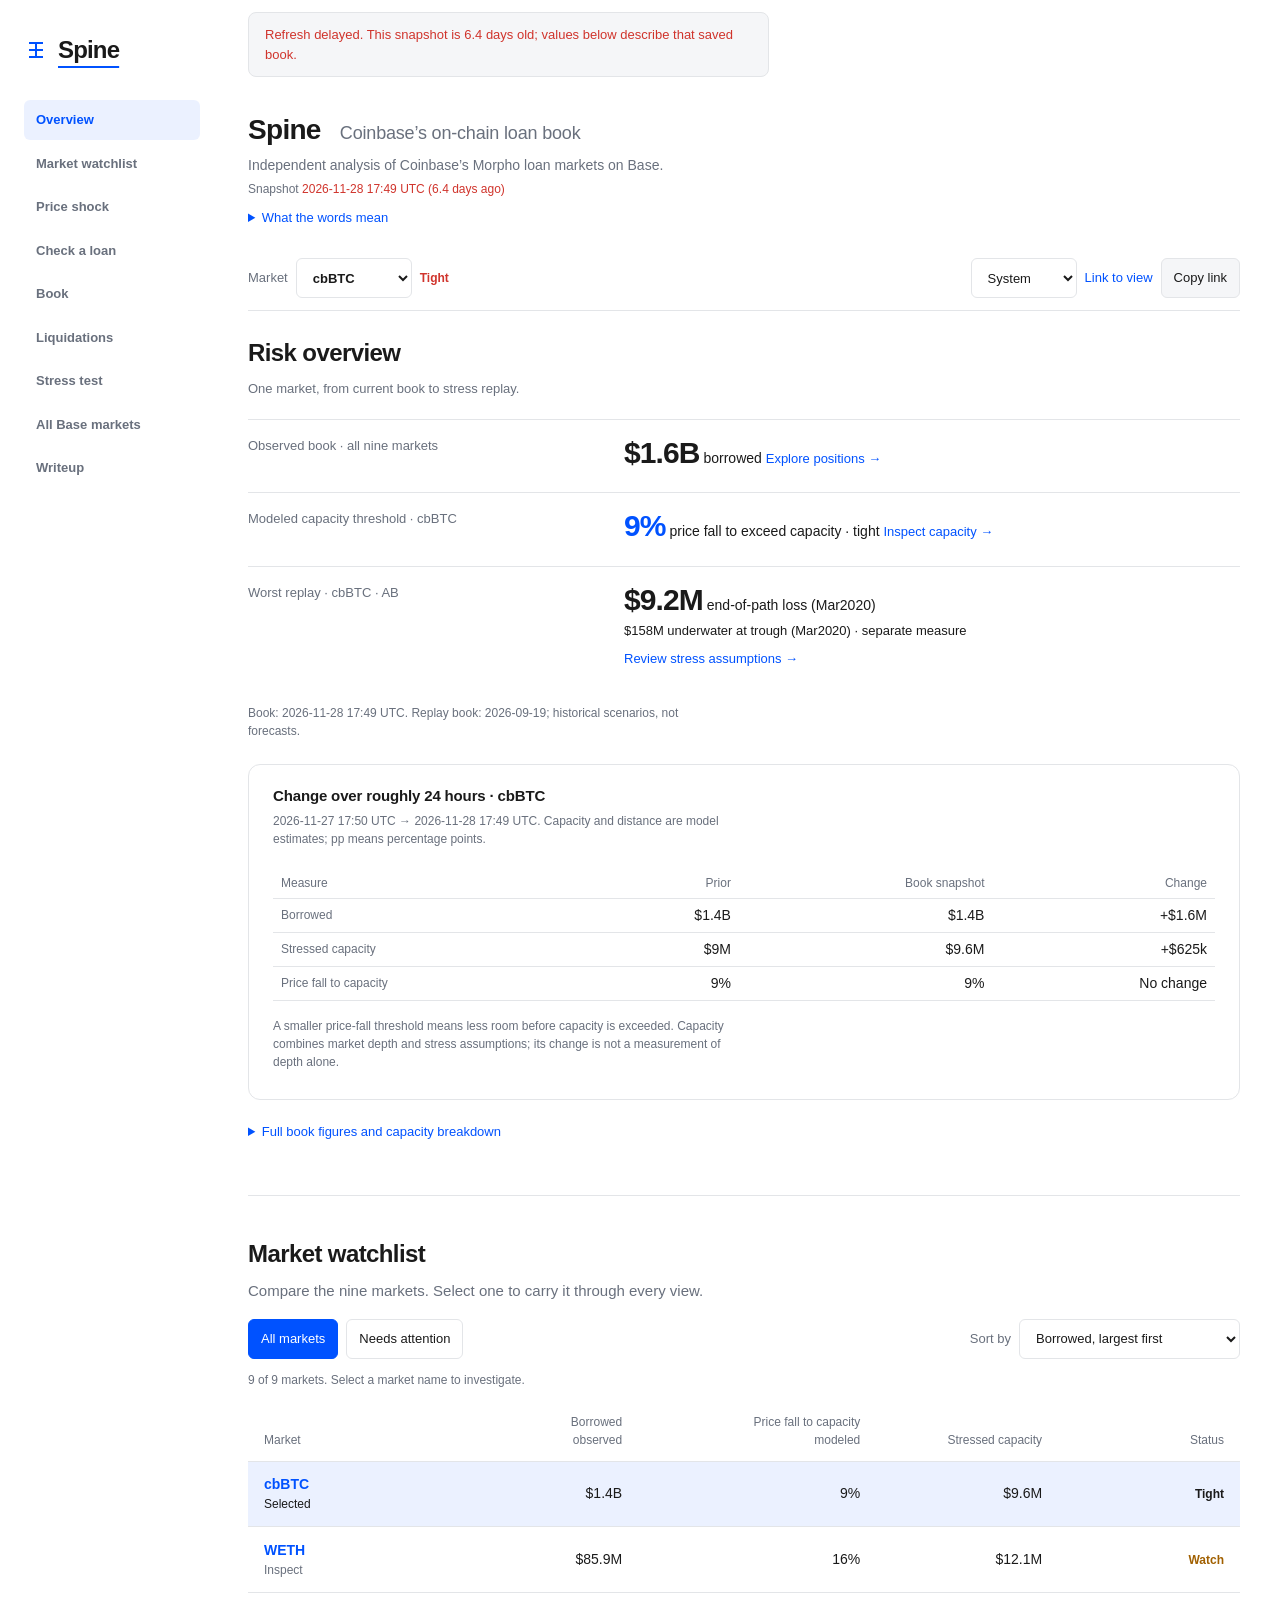
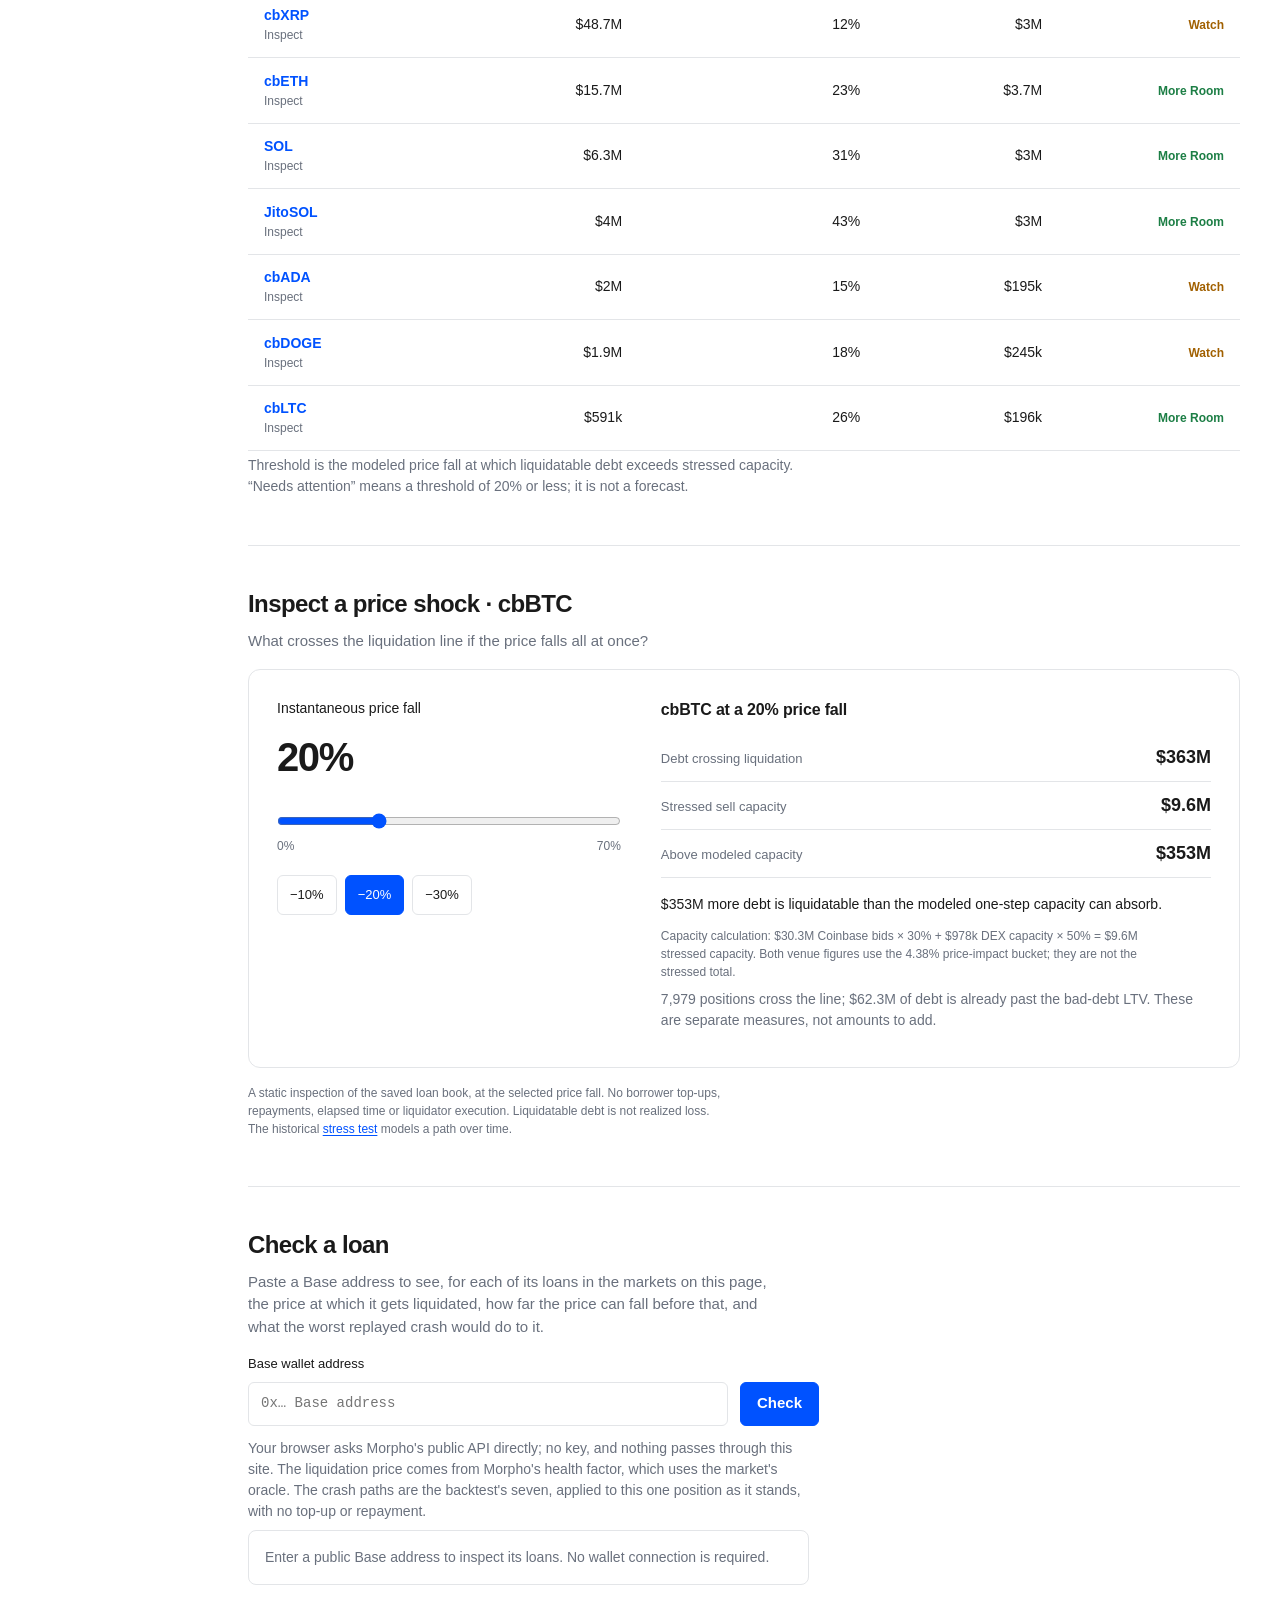
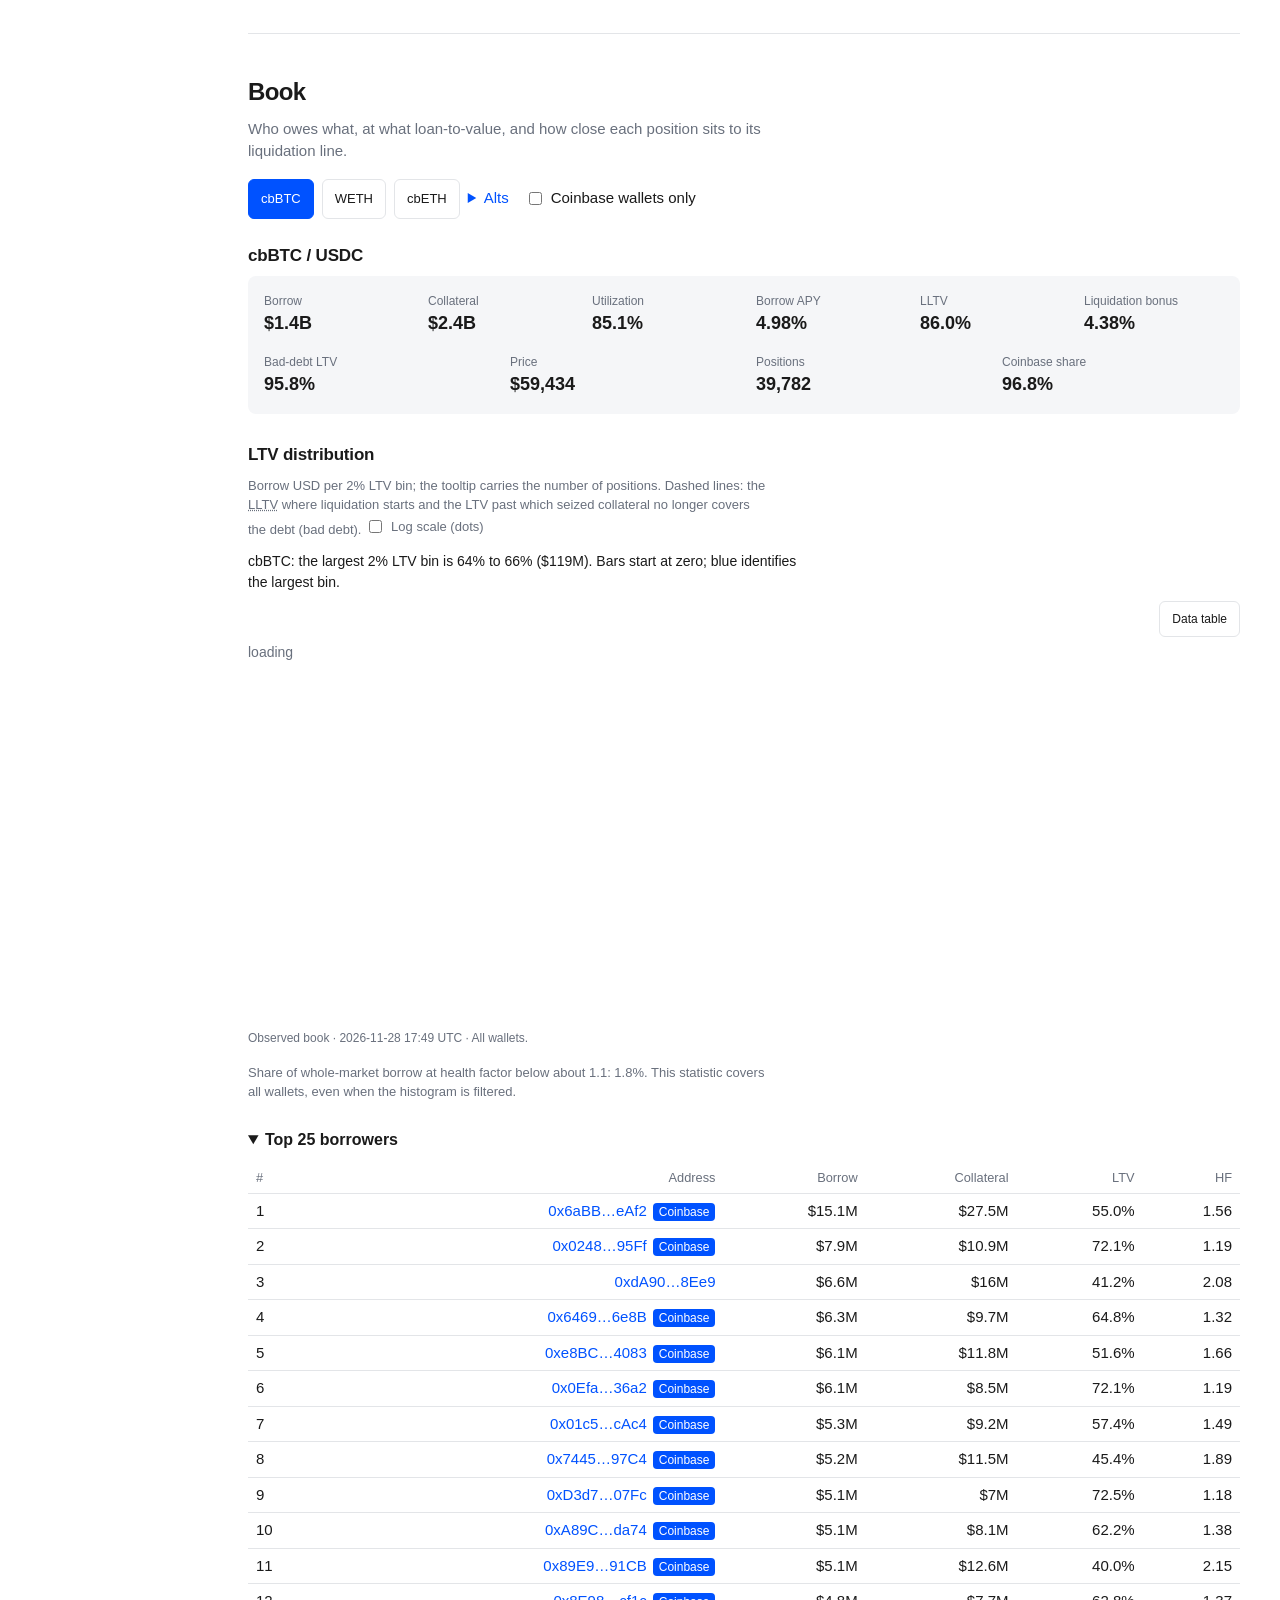
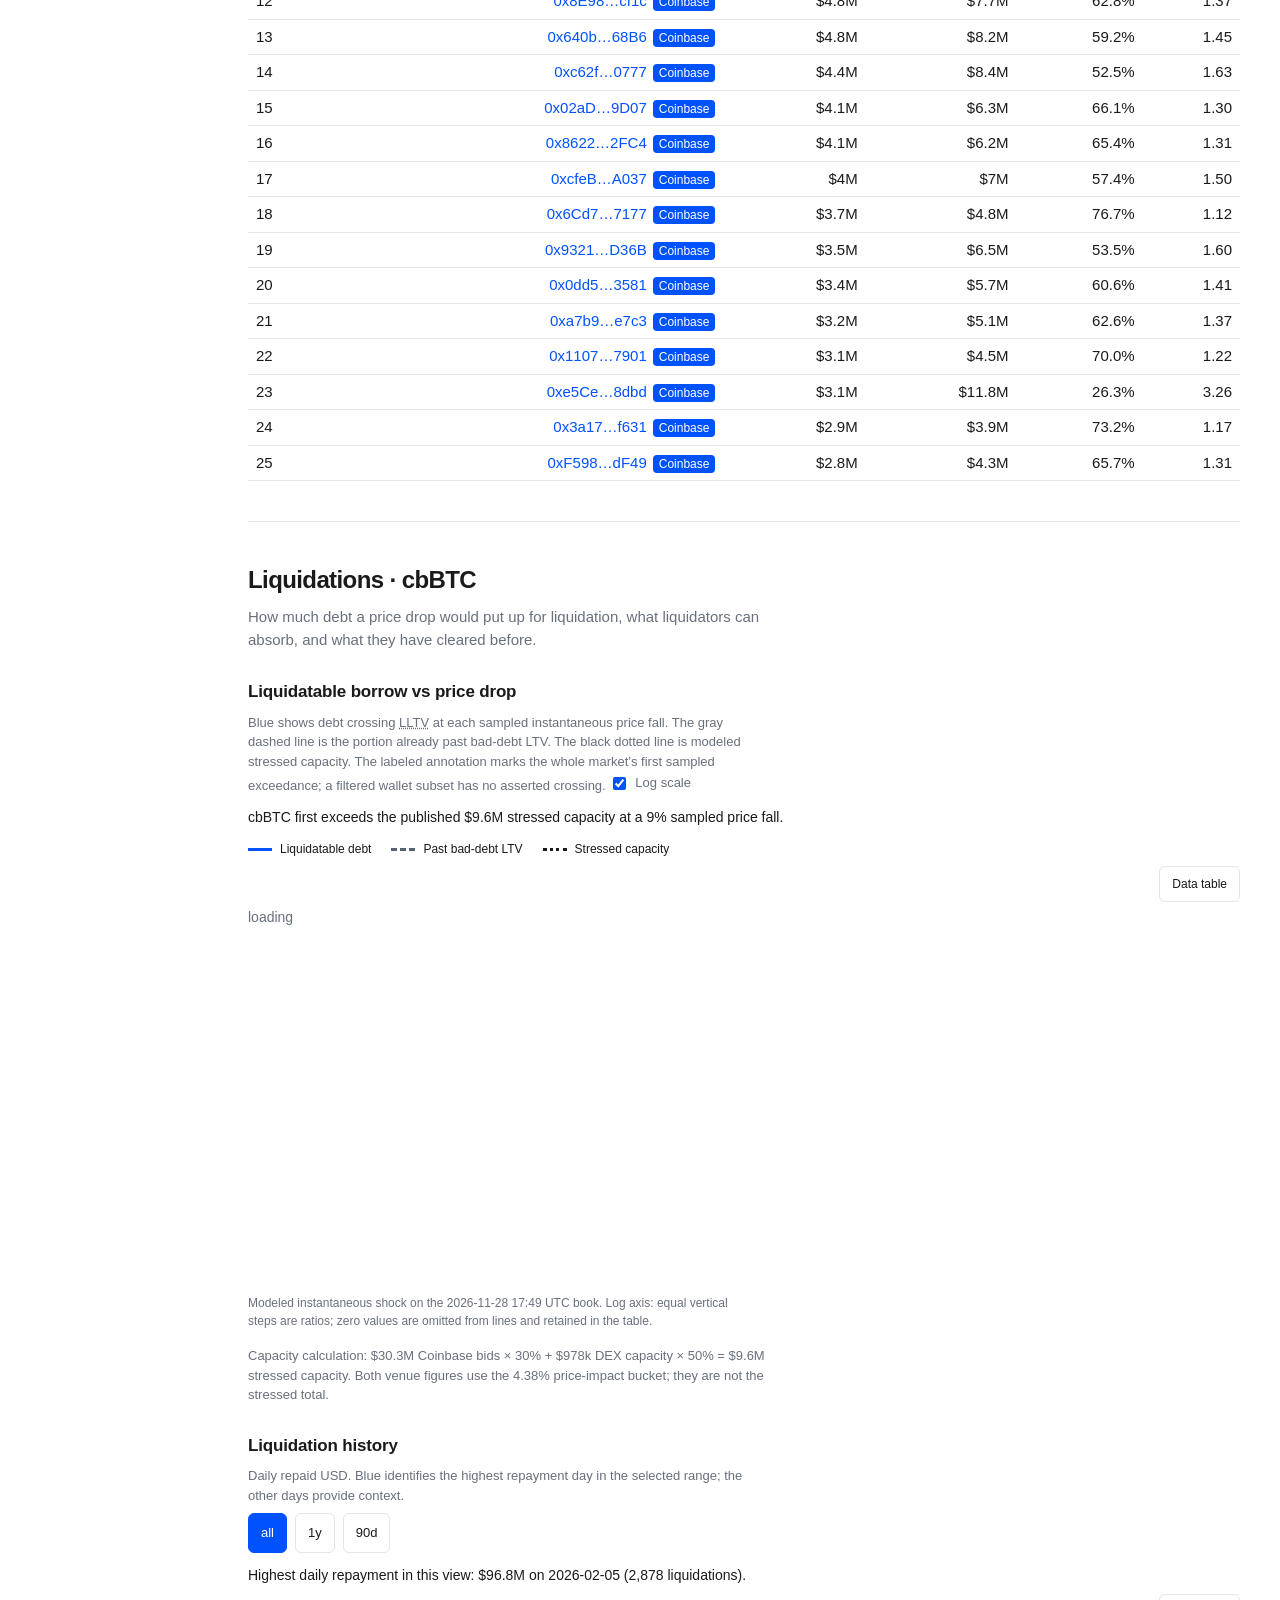
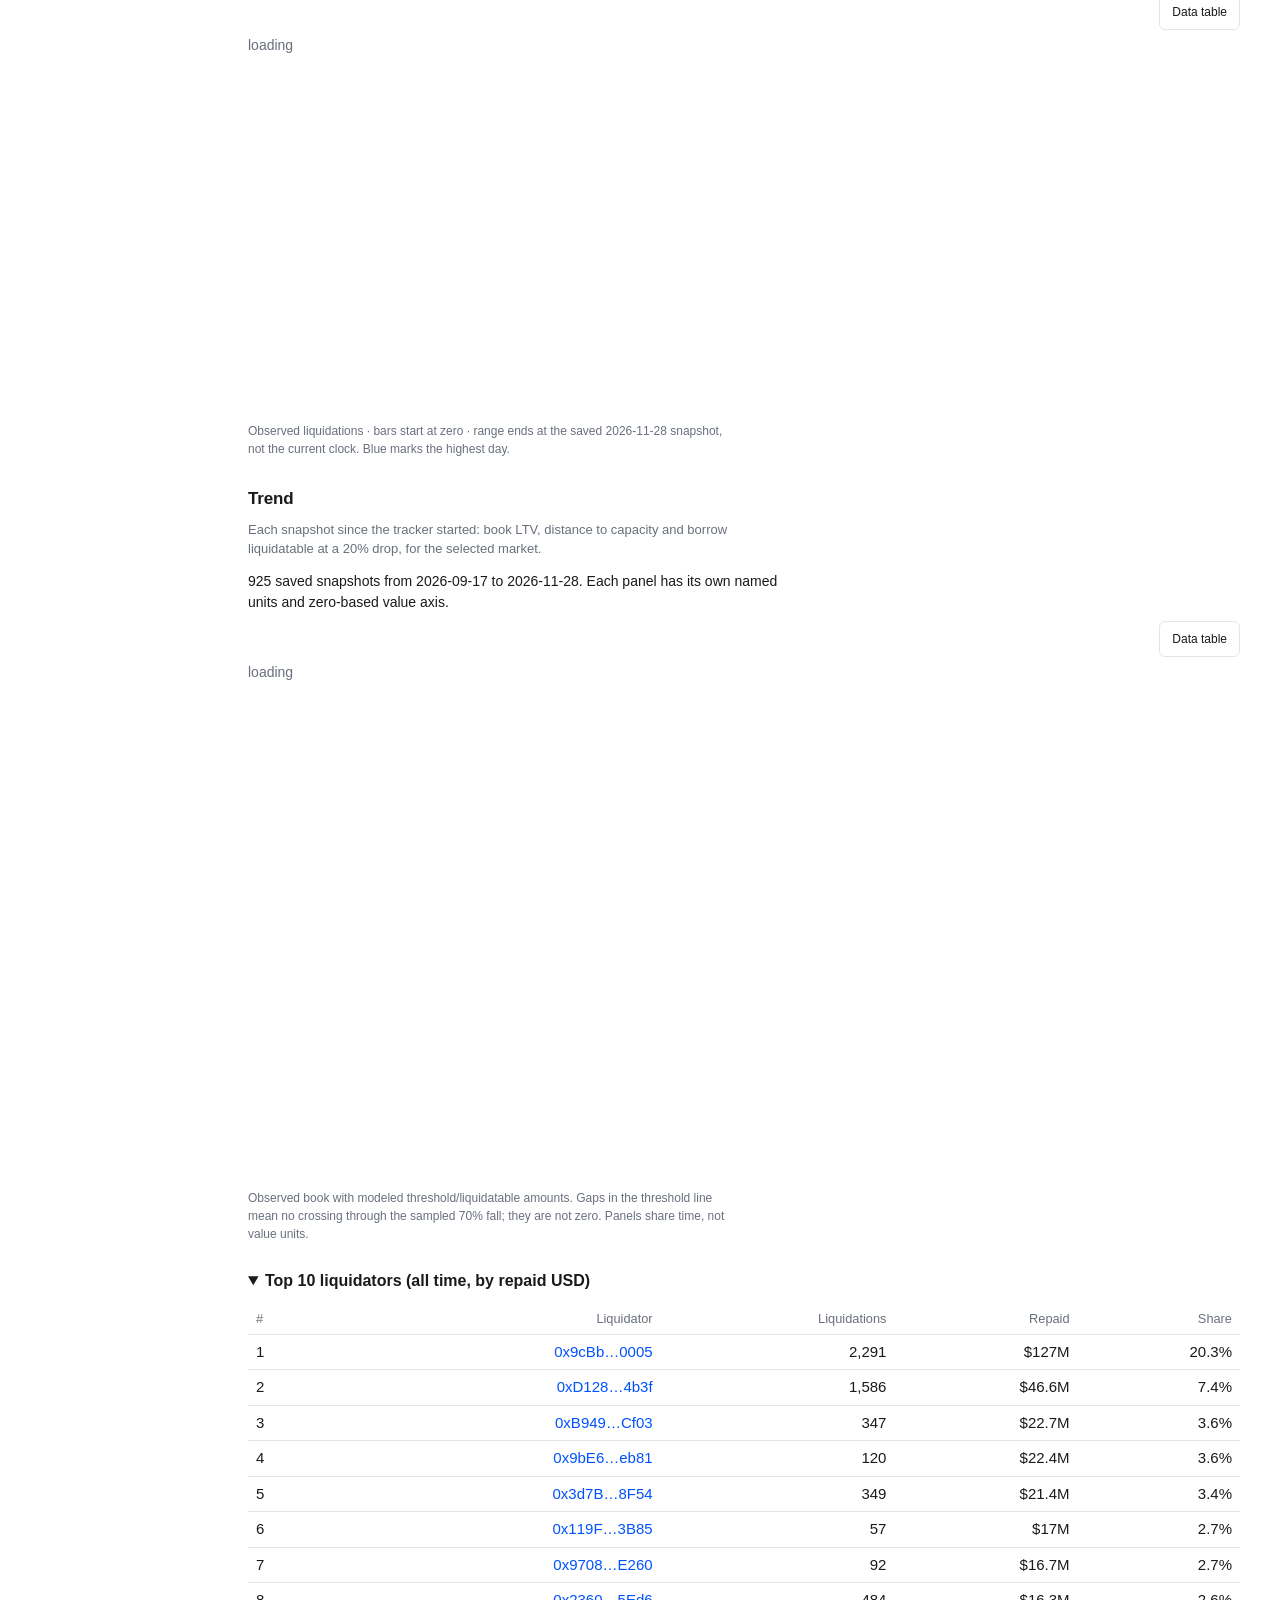
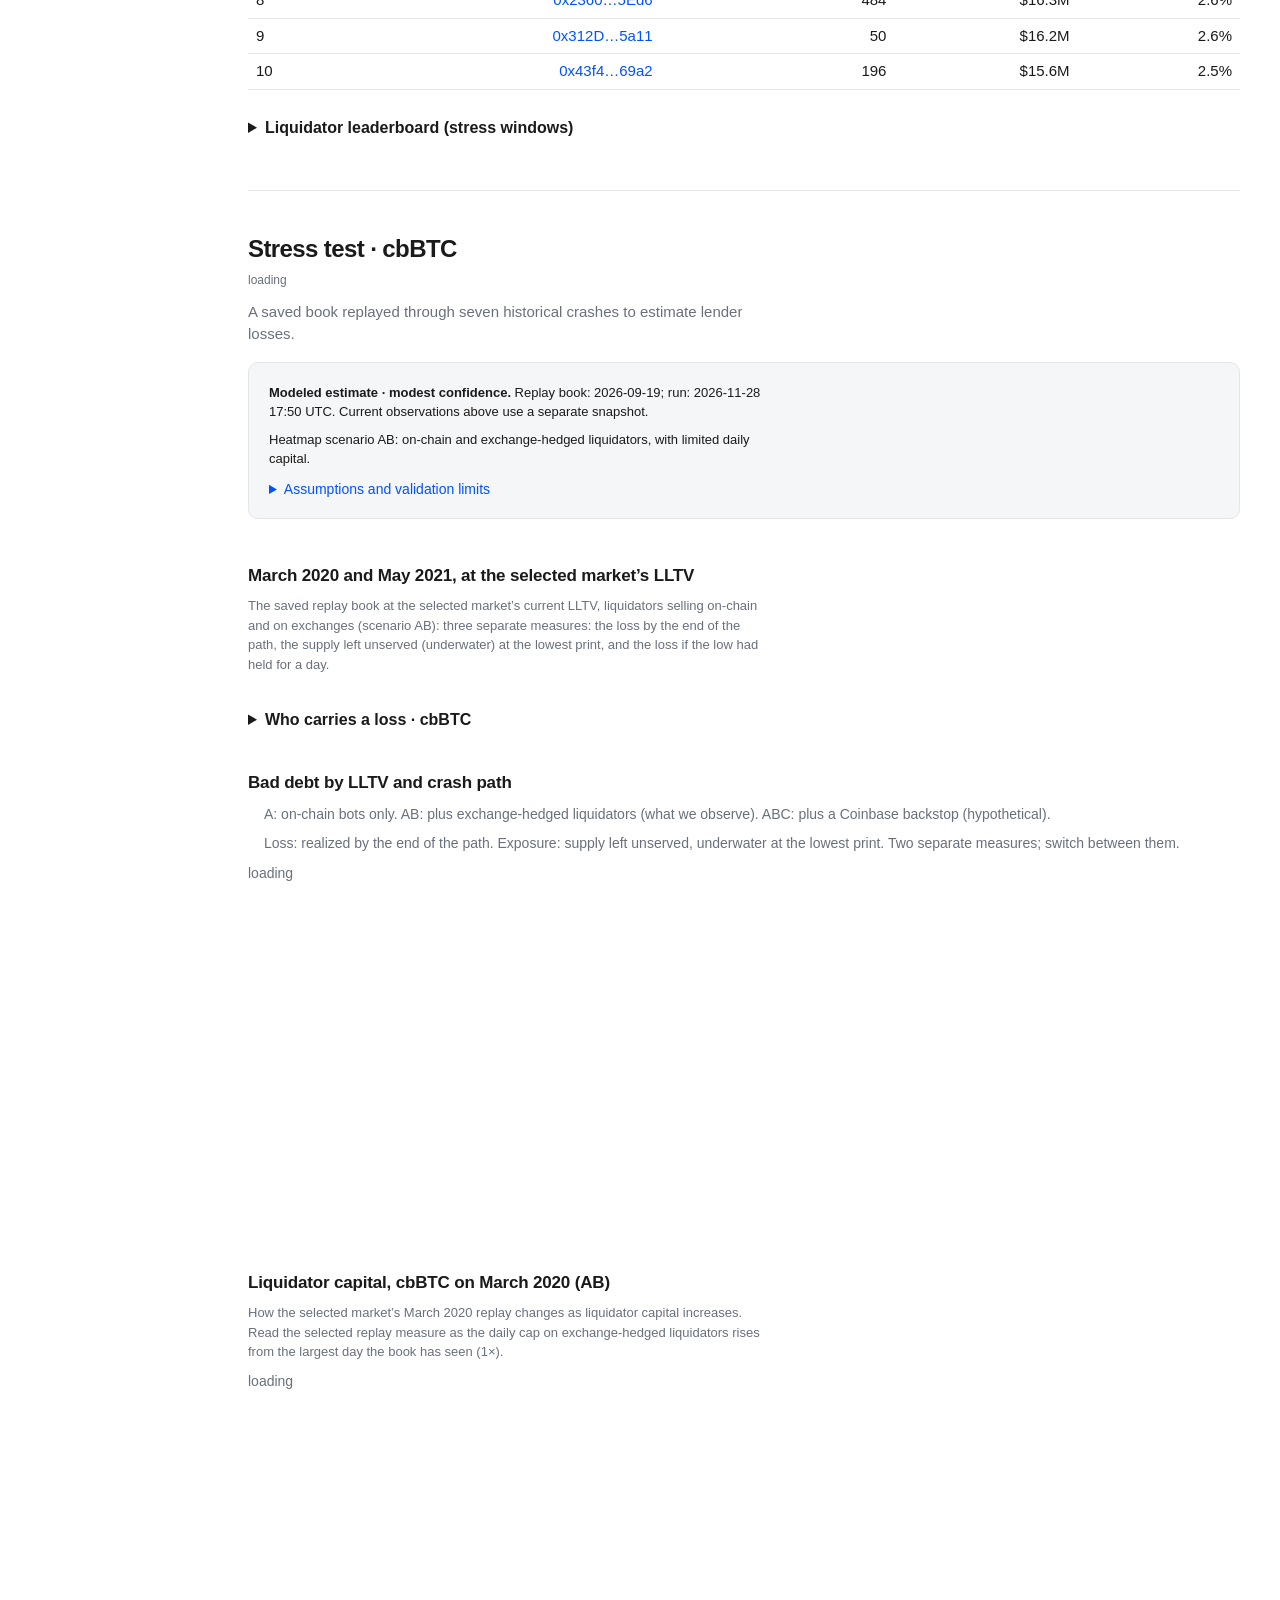
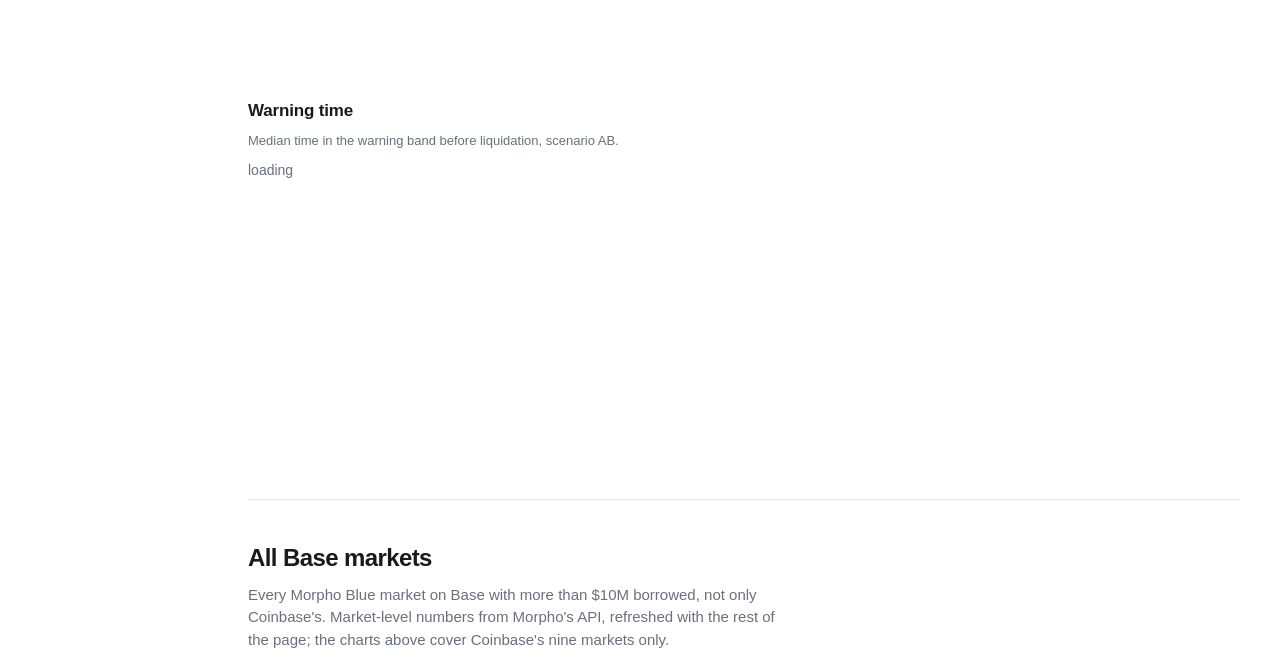
<file: index.html>
<!doctype html>
<html lang="en">
<head>
<meta charset="utf-8">
<meta name="viewport" content="width=device-width, initial-scale=1">
<title>Spine: stress-testing Coinbase's Morpho loan book</title>
<meta name="description" content="Live risk dashboard for the Morpho Blue loans behind Coinbase's app on Base: book size, distance to liquidator capacity, and crash replays.">
<meta property="og:title" content="Spine: stress-testing Coinbase's Morpho loan book">
<meta property="og:description" content="Live risk dashboard for the Morpho Blue loans behind Coinbase's app on Base: book size, distance to liquidator capacity, and crash replays.">
<meta property="og:type" content="website">
<meta property="og:url" content="https://spine.rahilbhavan.com/site/">
<meta property="og:image" content="https://spine.rahilbhavan.com/docs/social-card.png">
<meta name="twitter:card" content="summary_large_image">
<link rel="canonical" href="https://spine.rahilbhavan.com/site/">
<link rel="icon" href="data:image/svg+xml,<svg xmlns='http://www.w3.org/2000/svg' viewBox='0 0 64 64'><rect width='64' height='64' rx='14' fill='%230f172a'/><text x='32' y='42' text-anchor='middle' font-family='Arial,sans-serif' font-size='28' font-weight='700' fill='%2338bdf8'>SP</text></svg>">
<meta http-equiv="refresh" content="0; url=site/">
</head>
<body>
<p><a href="site/">Open the Spine dashboard</a></p>
</body>
</html>
</file>
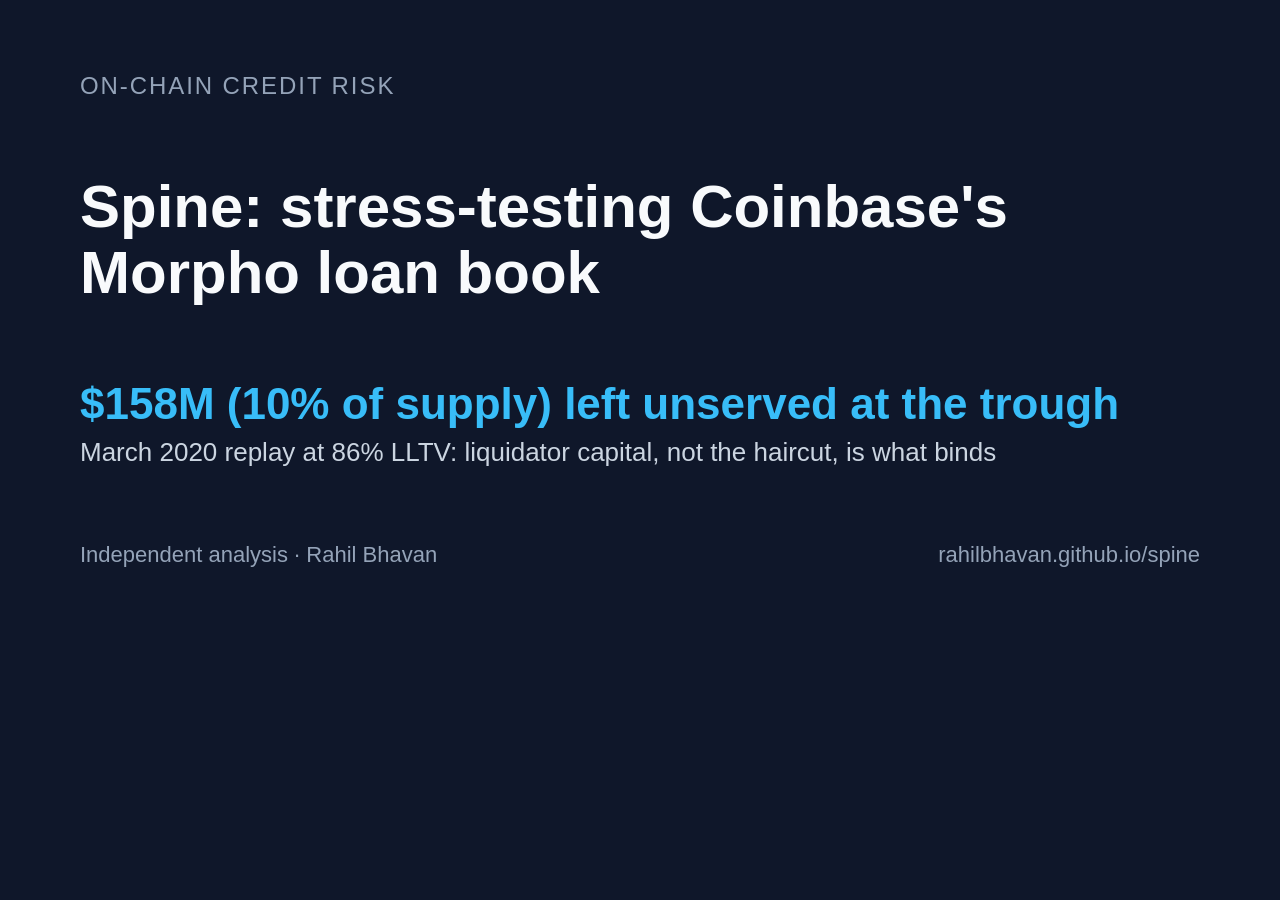
<file: docs/social-card.html>
<!doctype html>
<html lang="en">
<head>
<meta charset="utf-8">
<title>Spine social card</title>
<style>
  html, body { margin: 0; }
  body {
    width: 1280px; height: 640px; padding: 72px 80px; box-sizing: border-box; overflow: hidden;
    background: #0f172a; font-family: -apple-system, 'Helvetica Neue', Arial, sans-serif;
    display: flex; flex-direction: column; justify-content: space-between;
  }
  .label { font-size: 24px; color: #94a3b8; text-transform: uppercase; letter-spacing: .08em; }
  .title { font-size: 60px; font-weight: 700; color: #f8fafc; line-height: 1.1; margin: 0; }
  .stat { font-size: 44px; font-weight: 700; color: #38bdf8; }
  .caption { font-size: 26px; color: #cbd5e1; margin-top: 8px; }
  .footer { display: flex; justify-content: space-between; font-size: 22px; color: #94a3b8; }
</style>
</head>
<body>
  <div class="label">On-chain credit risk</div>
  <h1 class="title">Spine: stress-testing Coinbase's Morpho loan book</h1>
  <div>
    <div class="stat">$158M (10% of supply) left unserved at the trough</div>
    <div class="caption">March 2020 replay at 86% LLTV: liquidator capital, not the haircut, is what binds</div>
  </div>
  <div class="footer"><span>Independent analysis · Rahil Bhavan</span><span>rahilbhavan.github.io/spine</span></div>
</body>
</html>
</file>
